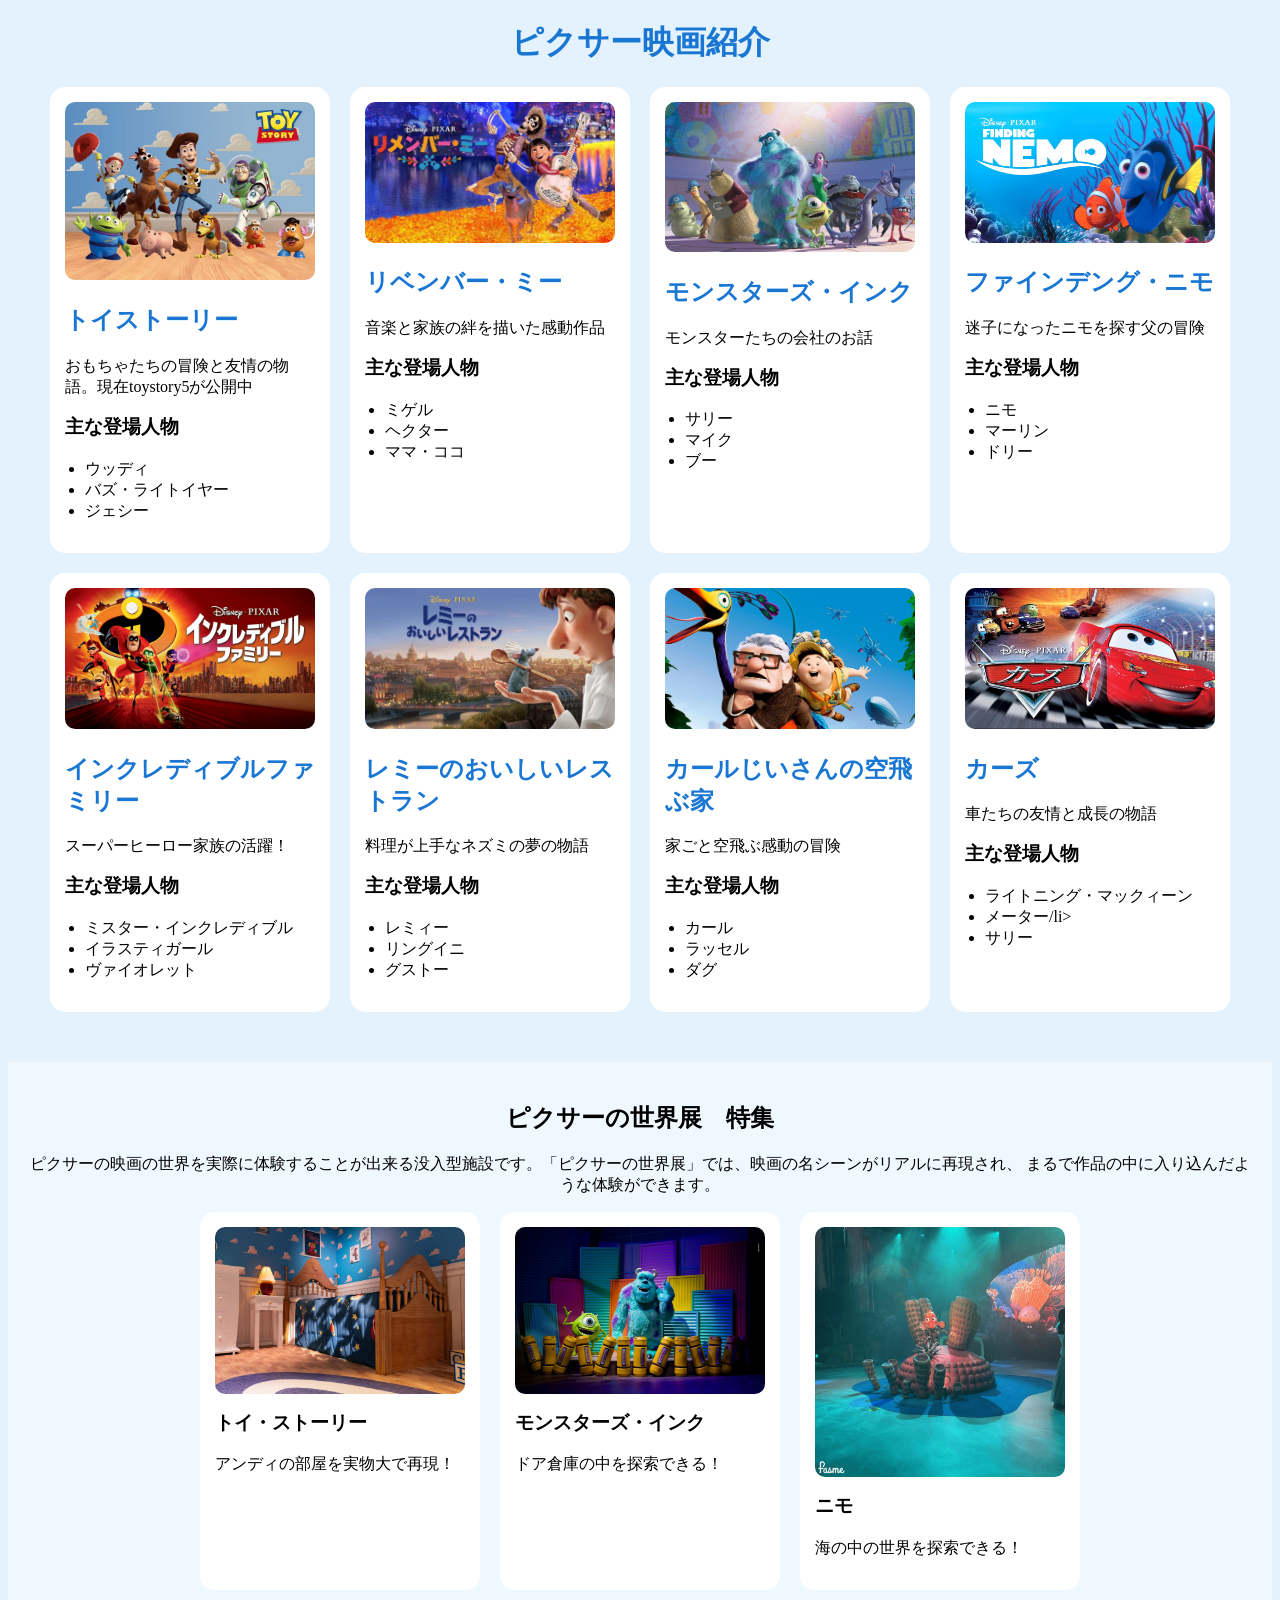
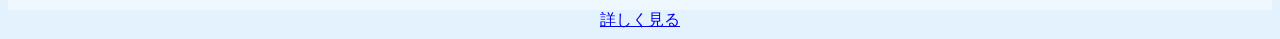
<file: index.html>
<!DOCTYPE html>
<html lang="ja">
<head>

 <meta charset="UTF-8">
  <title>ピクサー映画紹介</title>
  <link rel="stylesheet"  href="style.css">
</head>

<bodey>

<h1>ピクサー映画紹介</h1>

<div class="container">

<div class="card">
  <img src="images/toystory.jpg">
  <h2>トイストーリー</h2>
  <p>おもちゃたちの冒険と友情の物語。現在toystory5が公開中</p>

  <h3>主な登場人物</h3>
  <ul> <li>ウッディ</li>
    <li>バズ・ライトイヤー</li>
    <li>ジェシー</li>
  </ul>
  </div>

  <div class="card">
    <img src="images/coco.jpg">
    <h2>リベンバー・ミー</h2>
    <p>音楽と家族の絆を描いた感動作品</p>

    <h3>主な登場人物</h3>
    <ul>
      <li>ミゲル</li>
      <li>ヘクター</li>
      <li>ママ・ココ</li>
    </ul>
  </div>

  <div class="card">
    <img src="images/monsters.jpg">
    <h2>モンスターズ・インク</h2>
    <p>モンスターたちの会社のお話</p>

    <h3>主な登場人物</h3>
    <ul>
      <li>サリー</li>
      <li>マイク</li>
      <li>ブー</li>
    </ul>
  </div>
    
    
    <div class="card">
    <img src="images/nemo.jpg">
    <h2>ファインデング・ニモ</h2>
    <p>迷子になったニモを探す父の冒険</p>

    <h3>主な登場人物</h3>
    <ul>
      <li>ニモ</li>
      <li>マーリン</li>
      <li>ドリー</li>
    </ul>
  </div>

  <div class="card">
    <img src="images/incredibles.jpg">
    <h2>インクレディブルファミリー</h2>
    <p>スーパーヒーロー家族の活躍！</p>

    <h3>主な登場人物</h3>
    <ul>
      <li>ミスター・インクレディブル</li>
      <li>イラスティガール</li>
      <li>ヴァイオレット</li>
    </ul>
  </div>

  <div class="card">
    <img src="images/ratetouille.jpg">
    <h2>レミーのおいしいレストラン</h2>
    <p>料理が上手なネズミの夢の物語</p>

    <h3>主な登場人物</h3>
    <ul>
      <li>レミィー</li>
      <li>リングイニ</li>
      <li>グストー</li>
    </ul>
  </div>

<div class="card">
    <img src="images/up.jpg">
    <h2>カールじいさんの空飛ぶ家</h2>
    <p>家ごと空飛ぶ感動の冒険</p>

    <h3>主な登場人物</h3>
    <ul>
      <li>カール</li>
      <li>ラッセル</li>
      <li>ダグ</li>
    </ul>
  </div>
    
<div class="card">
    <img src="images/cars.jpg">
    <h2>カーズ</h2>
    <p>車たちの友情と成長の物語</p>

    <h3>主な登場人物</h3>
    <ul>
      <li>ライトニング・マックィーン</li>
      <li>メーター/li>
      <li>サリー</li>
    </ul>
  </div>

</div>

<section class="pixar">
  <h2>ピクサーの世界展　特集</h2>

 <p class="pixar-text">
  ピクサーの映画の世界を実際に体験することが出来る没入型施設です。「ピクサーの世界展」では、映画の名シーンがリアルに再現され、
  まるで作品の中に入り込んだような体験ができます。</p>

 <div class="container">

 <div class="card">
   <img src="images/pixar_toystory.jpg">
 　<h3>トイ・ストーリー</h3>
  <p>アンディの部屋を実物大で再現！</p>
 </div>

  <div class="card">
   <img src="images/pixar_monsters.jpg">
 　<h3>モンスターズ・インク</h3>
  <p>ドア倉庫の中を探索できる！</p>
  </div>

  <div class="card">
   <img src="images/pixar_nemo.jpg">
 　<h3>ニモ</h3>
  <p>海の中の世界を探索できる！</p>
  </div>

</div>
</section>

<a href="pixar.html" class="btn">詳しく見る</a>

 























 

</bodey>
</file>
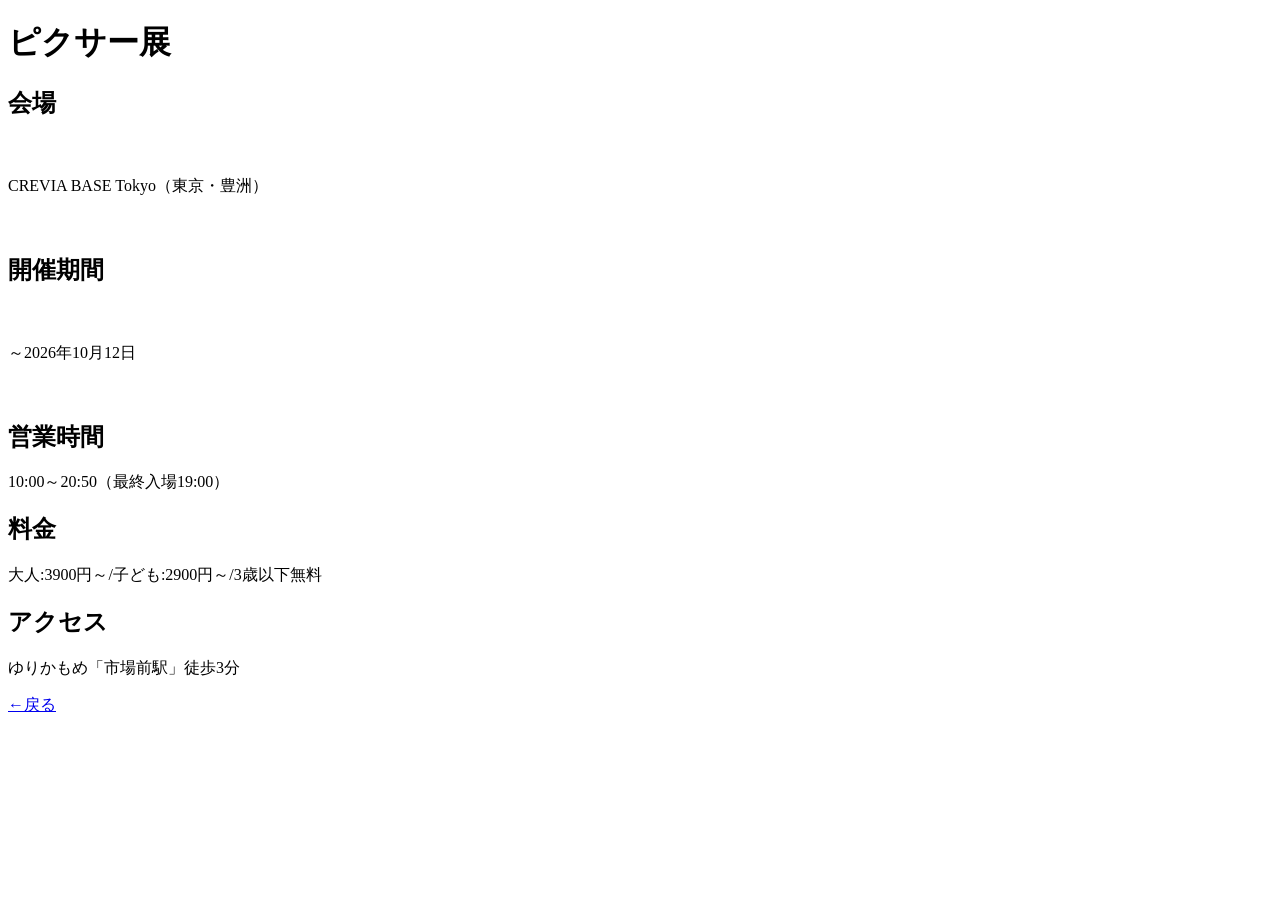
<file: pixar.html>
<!DOCTYPE html>
<html lang="ja">
  <head>
   <meta charset="UTF-8">
   <title>ピクサー展　詳細</title>
  <link rel="stylesheet" herf="style.css">
   </head>

<body>

<h1>ピクサー展</h1>

     <h2>会場</h2>
   　<p>CREVIA BASE Tokyo（東京・豊洲）</p>

   　<h2>開催期間</h2>
   　<p>～2026年10月12日</p>

  　<h2>営業時間</h2>
   <p>10:00～20:50（最終入場19:00）</p>

   <h2>料金</h2>
   <p>大人:3900円～/子ども:2900円～/3歳以下無料</p>

   <h2>アクセス</h2>
   <p>ゆりかもめ「市場前駅」徒歩3分</p>

  <a href="index.html">←戻る</a>

</body>

</html>
</file>
<file: style.css>
body { font-familiy: sans-serif; background: #e3f2fd; text-align: center; }

h1 { color: #1976d2; }

.container { display: flex; flex-wrap: wrap; gap: 20px; justify-content: center; max-widith: 1100px; margin: 0 auto; }

.card { width: 250px; background: white; border-radius: 15px; padding:15px; box-shadow: 0 5px 10px raba (0,0,0,0.2);
       transition: transform 0.3s; text-align: left; }

.card:hover { translateY(-10px); }

.card img { width:100%; border-radius:10px }

.card h2 { color: #1976d2; }

.card h3 { margin-top: 10px; front-size: 16px }

.card ul { padding-left: 20px; }

.card li {front-size: 14px; }

.pixar{ margin-top: 50px; padding: 20px; background-color: #f0f8ff; text-align: center; }

.pixer-text { margin-bottom: 20px }

.container { disply: flex; flex-wrap: wrap; justify-content: center; gap:20px; }
</file>
